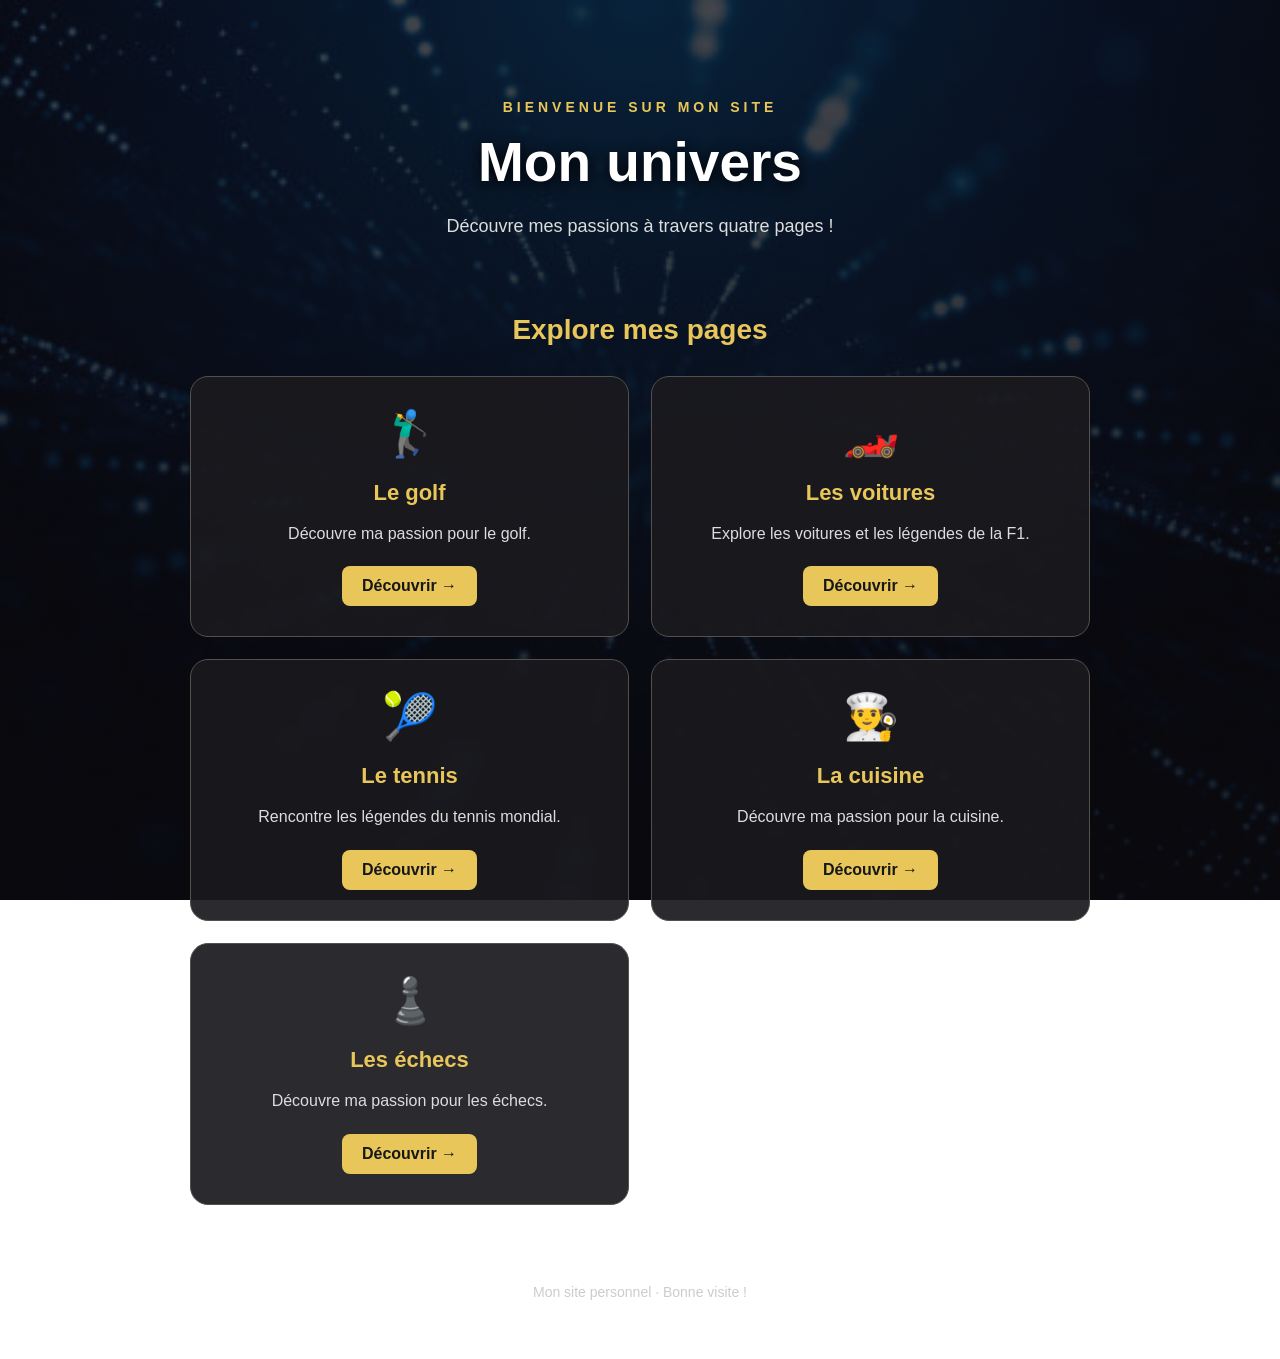
<file: index.html>
<!DOCTYPE html>
<html lang="fr">
<head>
    <meta charset="UTF-8">
    <meta name="viewport" content="width=device-width, initial-scale=1.0">
    <title>Mon univers</title>
    <link rel="stylesheet" href="index.css">
</head>

<body>

    <header>
        <p class="sous-titre">BIENVENUE SUR MON SITE</p>
        <h1>Mon univers</h1>
        <p class="description">
            Découvre mes passions à travers quatre pages !
        </p>
    </header>

    <main>
        <h2>Explore mes pages</h2>

        <div class="cartes">

            <a href="site.html" class="carte">
                <span class="icone">🏌️‍♂️</span>
                <h3>Le golf</h3>
                <p>Découvre ma passion pour le golf.</p>
                <span class="decouvrir">Découvrir →</span>
            </a>

            <a href="autre.html" class="carte">
                <span class="icone">🏎️</span>
                <h3>Les voitures</h3>
                <p>Explore les voitures et les légendes de la F1.</p>
                <span class="decouvrir">Découvrir →</span>
            </a>

            <a href="tennis.html" class="carte">
                <span class="icone">🎾</span>
                <h3>Le tennis</h3>
                <p>Rencontre les légendes du tennis mondial.</p>
                <span class="decouvrir">Découvrir →</span>
            </a>
            <a href="cuisine.html" class="carte">
                <span class="icone">👨‍🍳</span>
                <h3>La cuisine</h3>
                <p>Découvre ma passion pour la cuisine.</p>
                <span class="decouvrir">Découvrir →</span>
            </a>
            <a href="echec.html" class="carte">
                <span class="icone">♟️</span>
                <h3>Les échecs</h3>
                <p>Découvre ma passion pour les échecs.</p>
                <span class="decouvrir">Découvrir →</span>
            </a>

        </div>
    </main>

    <footer>
        <p>Mon site personnel · Bonne visite !</p>
    </footer>

</body>
</html>
</file>
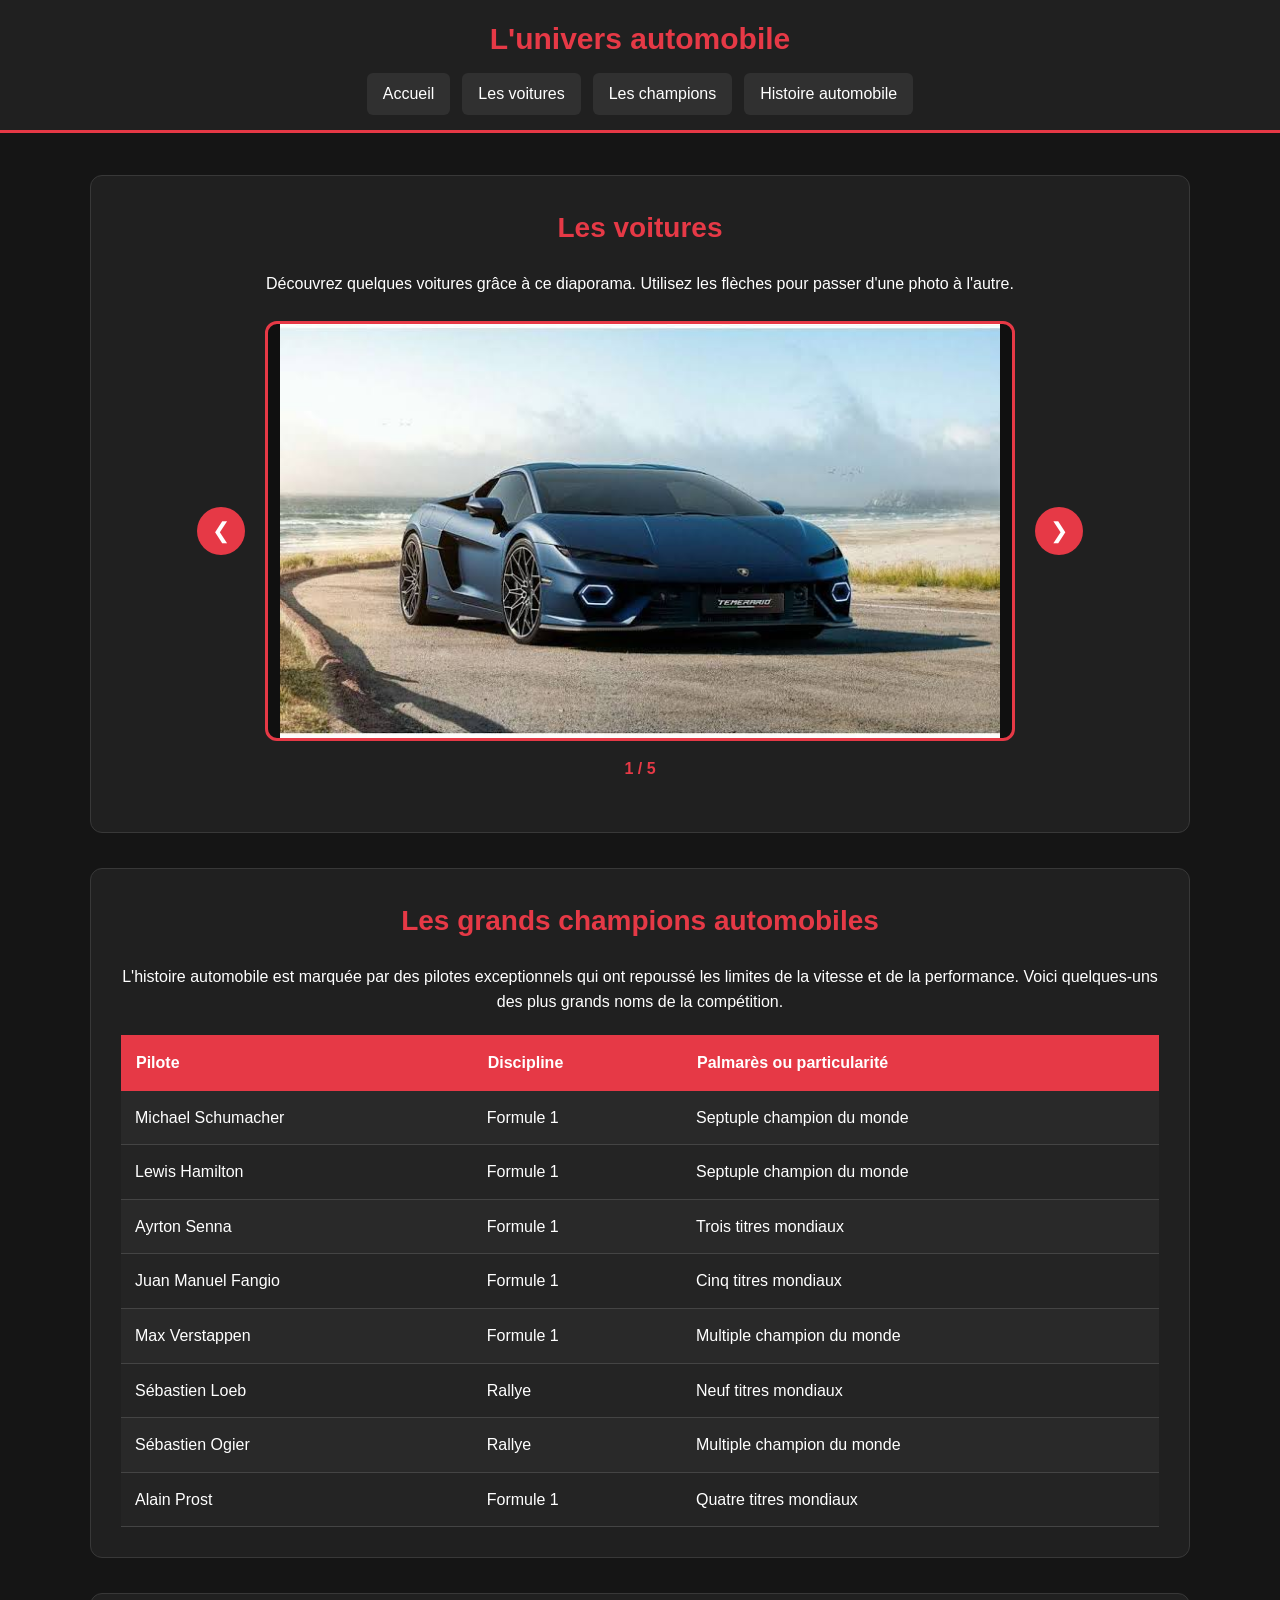
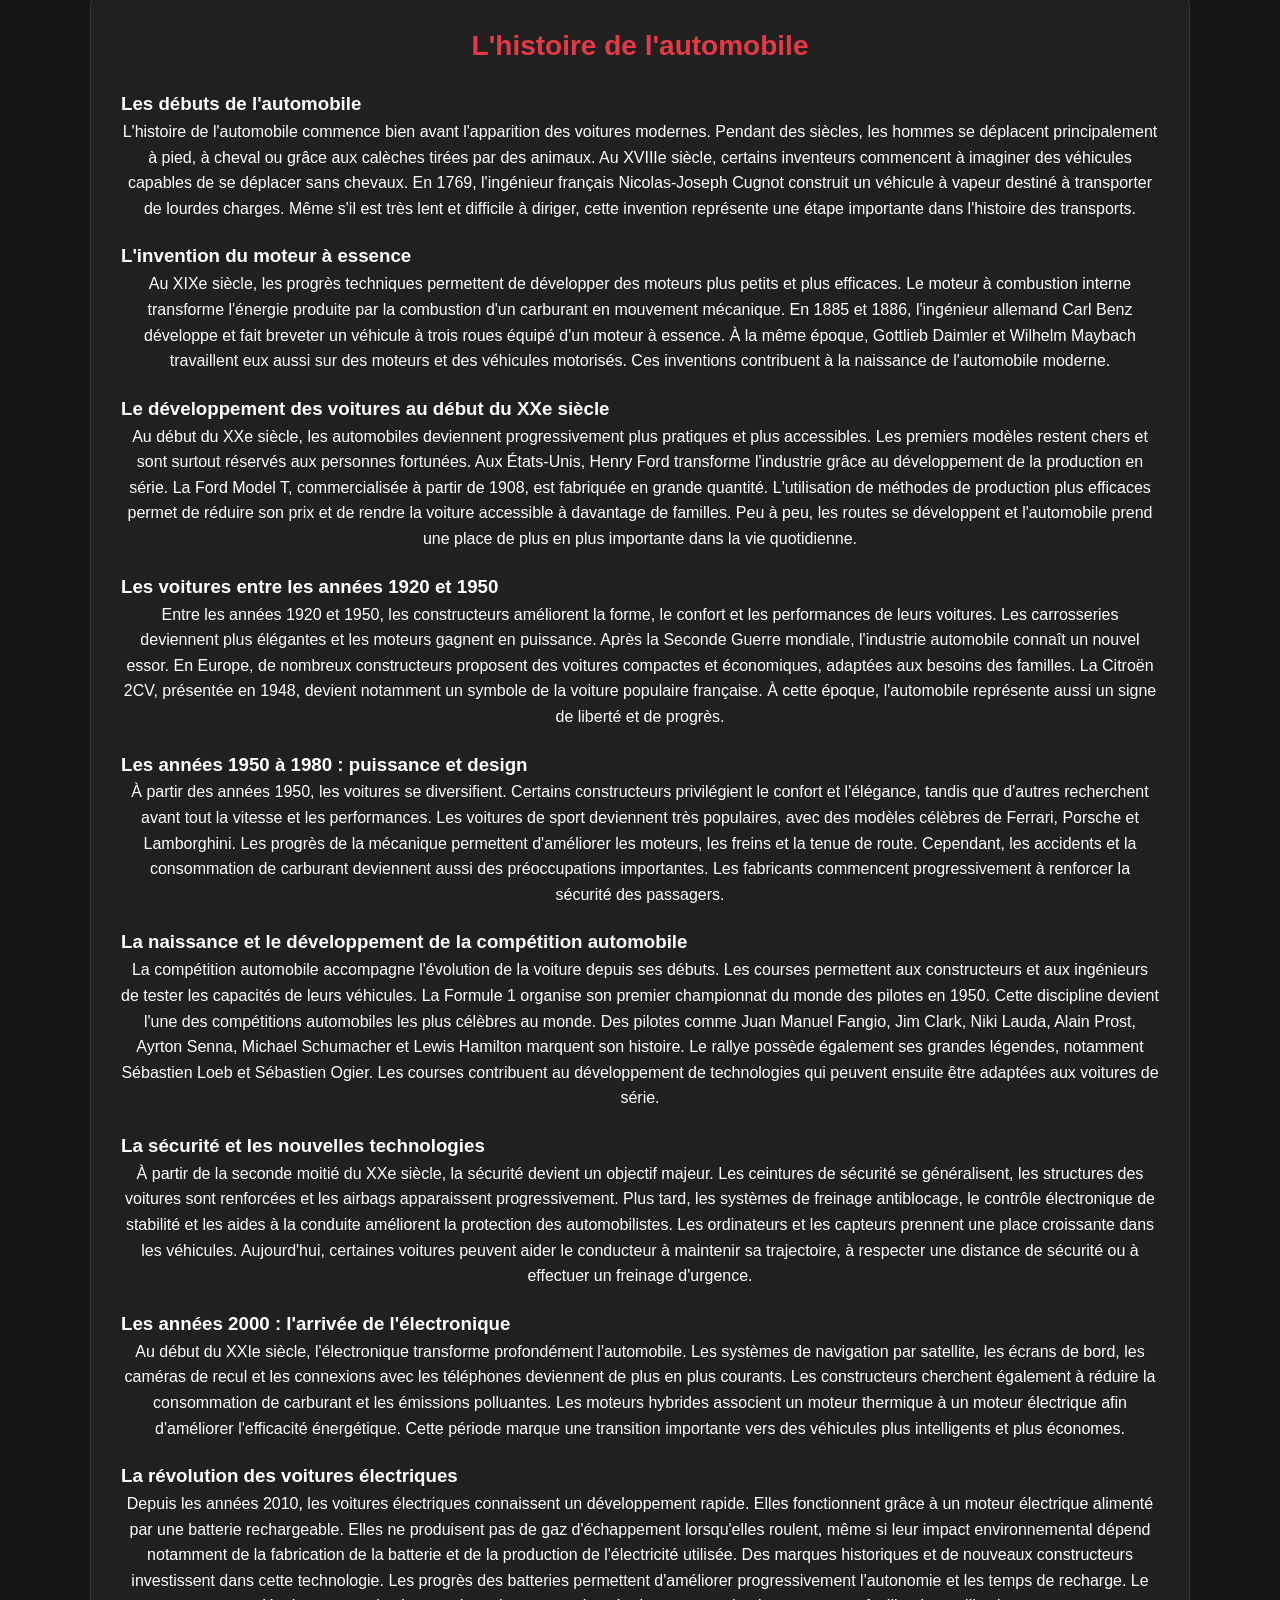
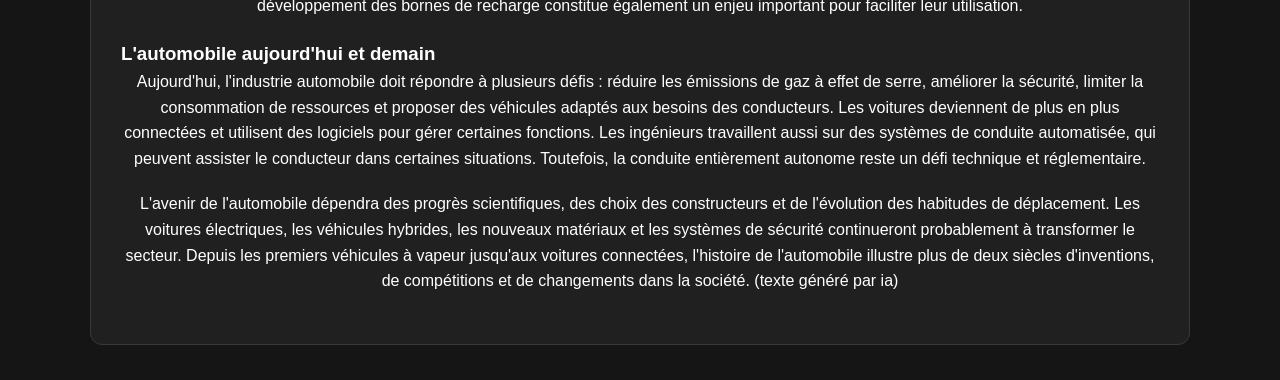
<file: autre.html>
<!DOCTYPE html>
<html lang="fr">
<head>
    <meta charset="UTF-8">
    <meta name="viewport" content="width=device-width, initial-scale=1.0">
    <title>L'univers automobile</title>
    <link rel="stylesheet" href="autre.css">
    <script src="diaporama.js" defer></script>
</head>

<body>

    <header>
        <h1>L'univers automobile</h1>

        <nav>
            <a href="index.html">Accueil</a>
            <a href="#diaporama">Les voitures</a>
            <a href="#champions">Les champions</a>
            <a href="#histoire">Histoire automobile</a>
        </nav>
    </header>

    <main>

        <section id="diaporama">
            <h2>Les voitures</h2>

            <p>
                Découvrez quelques voitures grâce à ce diaporama.
                Utilisez les flèches pour passer d'une photo à l'autre.
            </p>

            <div class="diaporama">
                <button id="precedent" type="button" aria-label="Photo précédente">❮</button>

                <div class="image-container">
                    <img id="photo" src="voiture.jpg" alt="Voiture">
                </div>

                <button id="suivant" type="button" aria-label="Photo suivante">❯</button>
            </div>

            <p id="compteur">1 / 5</p>
        </section>

        <section id="champions">
            <h2>Les grands champions automobiles</h2>

            <p>
                L'histoire automobile est marquée par des pilotes exceptionnels
                qui ont repoussé les limites de la vitesse et de la performance.
                Voici quelques-uns des plus grands noms de la compétition.
            </p>

            <table>
                <thead>
                    <tr>
                        <th>Pilote</th>
                        <th>Discipline</th>
                        <th>Palmarès ou particularité</th>
                    </tr>
                </thead>

                <tbody>
                    <tr>
                        <td>Michael Schumacher</td>
                        <td>Formule 1</td>
                        <td>Septuple champion du monde</td>
                    </tr>

                    <tr>
                        <td>Lewis Hamilton</td>
                        <td>Formule 1</td>
                        <td>Septuple champion du monde</td>
                    </tr>

                    <tr>
                        <td>Ayrton Senna</td>
                        <td>Formule 1</td>
                        <td>Trois titres mondiaux</td>
                    </tr>

                    <tr>
                        <td>Juan Manuel Fangio</td>
                        <td>Formule 1</td>
                        <td>Cinq titres mondiaux</td>
                    </tr>

                    <tr>
                        <td>Max Verstappen</td>
                        <td>Formule 1</td>
                        <td>Multiple champion du monde</td>
                    </tr>

                    <tr>
                        <td>Sébastien Loeb</td>
                        <td>Rallye</td>
                        <td>Neuf titres mondiaux</td>
                    </tr>

                    <tr>
                        <td>Sébastien Ogier</td>
                        <td>Rallye</td>
                        <td>Multiple champion du monde</td>
                    </tr>

                    <tr>
                        <td>Alain Prost</td>
                        <td>Formule 1</td>
                        <td>Quatre titres mondiaux</td>
                    </tr>
                </tbody>
            </table>
        </section>

        <section id="histoire">
            <h2>L'histoire de l'automobile</h2>

            <h3>Les débuts de l'automobile</h3>

            <p>
                L'histoire de l'automobile commence bien avant l'apparition des voitures modernes.
                Pendant des siècles, les hommes se déplacent principalement à pied, à cheval ou
                grâce aux calèches tirées par des animaux. Au XVIIIe siècle, certains inventeurs
                commencent à imaginer des véhicules capables de se déplacer sans chevaux.
                En 1769, l'ingénieur français Nicolas-Joseph Cugnot construit un véhicule à vapeur
                destiné à transporter de lourdes charges. Même s'il est très lent et difficile à
                diriger, cette invention représente une étape importante dans l'histoire des
                transports.
            </p>

            <h3>L'invention du moteur à essence</h3>

            <p>
                Au XIXe siècle, les progrès techniques permettent de développer des moteurs plus
                petits et plus efficaces. Le moteur à combustion interne transforme l'énergie
                produite par la combustion d'un carburant en mouvement mécanique. En 1885 et 1886,
                l'ingénieur allemand Carl Benz développe et fait breveter un véhicule à trois roues
                équipé d'un moteur à essence. À la même époque, Gottlieb Daimler et Wilhelm Maybach
                travaillent eux aussi sur des moteurs et des véhicules motorisés. Ces inventions
                contribuent à la naissance de l'automobile moderne.
            </p>

            <h3>Le développement des voitures au début du XXe siècle</h3>

            <p>
                Au début du XXe siècle, les automobiles deviennent progressivement plus pratiques
                et plus accessibles. Les premiers modèles restent chers et sont surtout réservés
                aux personnes fortunées. Aux États-Unis, Henry Ford transforme l'industrie grâce
                au développement de la production en série. La Ford Model T, commercialisée à
                partir de 1908, est fabriquée en grande quantité. L'utilisation de méthodes de
                production plus efficaces permet de réduire son prix et de rendre la voiture
                accessible à davantage de familles. Peu à peu, les routes se développent et
                l'automobile prend une place de plus en plus importante dans la vie quotidienne.
            </p>

            <h3>Les voitures entre les années 1920 et 1950</h3>

            <p>
                Entre les années 1920 et 1950, les constructeurs améliorent la forme, le confort
                et les performances de leurs voitures. Les carrosseries deviennent plus élégantes
                et les moteurs gagnent en puissance. Après la Seconde Guerre mondiale, l'industrie
                automobile connaît un nouvel essor. En Europe, de nombreux constructeurs proposent
                des voitures compactes et économiques, adaptées aux besoins des familles. La
                Citroën 2CV, présentée en 1948, devient notamment un symbole de la voiture populaire
                française. À cette époque, l'automobile représente aussi un signe de liberté et
                de progrès.
            </p>

            <h3>Les années 1950 à 1980 : puissance et design</h3>

            <p>
                À partir des années 1950, les voitures se diversifient. Certains constructeurs
                privilégient le confort et l'élégance, tandis que d'autres recherchent avant tout
                la vitesse et les performances. Les voitures de sport deviennent très populaires,
                avec des modèles célèbres de Ferrari, Porsche et Lamborghini.
                Les progrès de la mécanique permettent d'améliorer les moteurs, les freins et la
                tenue de route. Cependant, les accidents et la consommation de carburant deviennent
                aussi des préoccupations importantes. Les fabricants commencent progressivement
                à renforcer la sécurité des passagers.
            </p>

            <h3>La naissance et le développement de la compétition automobile</h3>

            <p>
                La compétition automobile accompagne l'évolution de la voiture depuis ses débuts.
                Les courses permettent aux constructeurs et aux ingénieurs de tester les capacités
                de leurs véhicules. La Formule 1 organise son premier championnat du monde des
                pilotes en 1950. Cette discipline devient l'une des compétitions automobiles les
                plus célèbres au monde. Des pilotes comme Juan Manuel Fangio, Jim Clark, Niki
                Lauda, Alain Prost, Ayrton Senna, Michael Schumacher et Lewis Hamilton marquent
                son histoire. Le rallye possède également ses grandes légendes, notamment
                Sébastien Loeb et Sébastien Ogier. Les courses contribuent au développement
                de technologies qui peuvent ensuite être adaptées aux voitures de série.
            </p>

            <h3>La sécurité et les nouvelles technologies</h3>

            <p>
                À partir de la seconde moitié du XXe siècle, la sécurité devient un objectif
                majeur. Les ceintures de sécurité se généralisent, les structures des voitures
                sont renforcées et les airbags apparaissent progressivement. Plus tard, les
                systèmes de freinage antiblocage, le contrôle électronique de stabilité et les
                aides à la conduite améliorent la protection des automobilistes. Les ordinateurs
                et les capteurs prennent une place croissante dans les véhicules. Aujourd'hui,
                certaines voitures peuvent aider le conducteur à maintenir sa trajectoire,
                à respecter une distance de sécurité ou à effectuer un freinage d'urgence.
            </p>

            <h3>Les années 2000 : l'arrivée de l'électronique</h3>

            <p>
                Au début du XXIe siècle, l'électronique transforme profondément l'automobile.
                Les systèmes de navigation par satellite, les écrans de bord, les caméras de
                recul et les connexions avec les téléphones deviennent de plus en plus courants.
                Les constructeurs cherchent également à réduire la consommation de carburant
                et les émissions polluantes. Les moteurs hybrides associent un moteur thermique
                à un moteur électrique afin d'améliorer l'efficacité énergétique. Cette période
                marque une transition importante vers des véhicules plus intelligents et plus
                économes.
            </p>

            <h3>La révolution des voitures électriques</h3>

            <p>
                Depuis les années 2010, les voitures électriques connaissent un développement
                rapide. Elles fonctionnent grâce à un moteur électrique alimenté par une batterie
                rechargeable. Elles ne produisent pas de gaz d'échappement lorsqu'elles roulent,
                même si leur impact environnemental dépend notamment de la fabrication de la
                batterie et de la production de l'électricité utilisée. Des marques historiques
                et de nouveaux constructeurs investissent dans cette technologie. Les progrès
                des batteries permettent d'améliorer progressivement l'autonomie et les temps
                de recharge. Le développement des bornes de recharge constitue également un
                enjeu important pour faciliter leur utilisation.
            </p>

            <h3>L'automobile aujourd'hui et demain</h3>

            <p>
                Aujourd'hui, l'industrie automobile doit répondre à plusieurs défis : réduire
                les émissions de gaz à effet de serre, améliorer la sécurité, limiter la
                consommation de ressources et proposer des véhicules adaptés aux besoins des
                conducteurs. Les voitures deviennent de plus en plus connectées et utilisent
                des logiciels pour gérer certaines fonctions. Les ingénieurs travaillent aussi
                sur des systèmes de conduite automatisée, qui peuvent assister le conducteur
                dans certaines situations. Toutefois, la conduite entièrement autonome reste
                un défi technique et réglementaire.
            </p>

            <p>
                L'avenir de l'automobile dépendra des progrès scientifiques, des choix des
                constructeurs et de l'évolution des habitudes de déplacement. Les voitures
                électriques, les véhicules hybrides, les nouveaux matériaux et les systèmes
                de sécurité continueront probablement à transformer le secteur. Depuis les
                premiers véhicules à vapeur jusqu'aux voitures connectées, l'histoire de
                l'automobile illustre plus de deux siècles d'inventions, de compétitions et
                de changements dans la société.
                (texte généré par ia)
            </p>
        </section>


    </main>

</body>
</html>
</file>
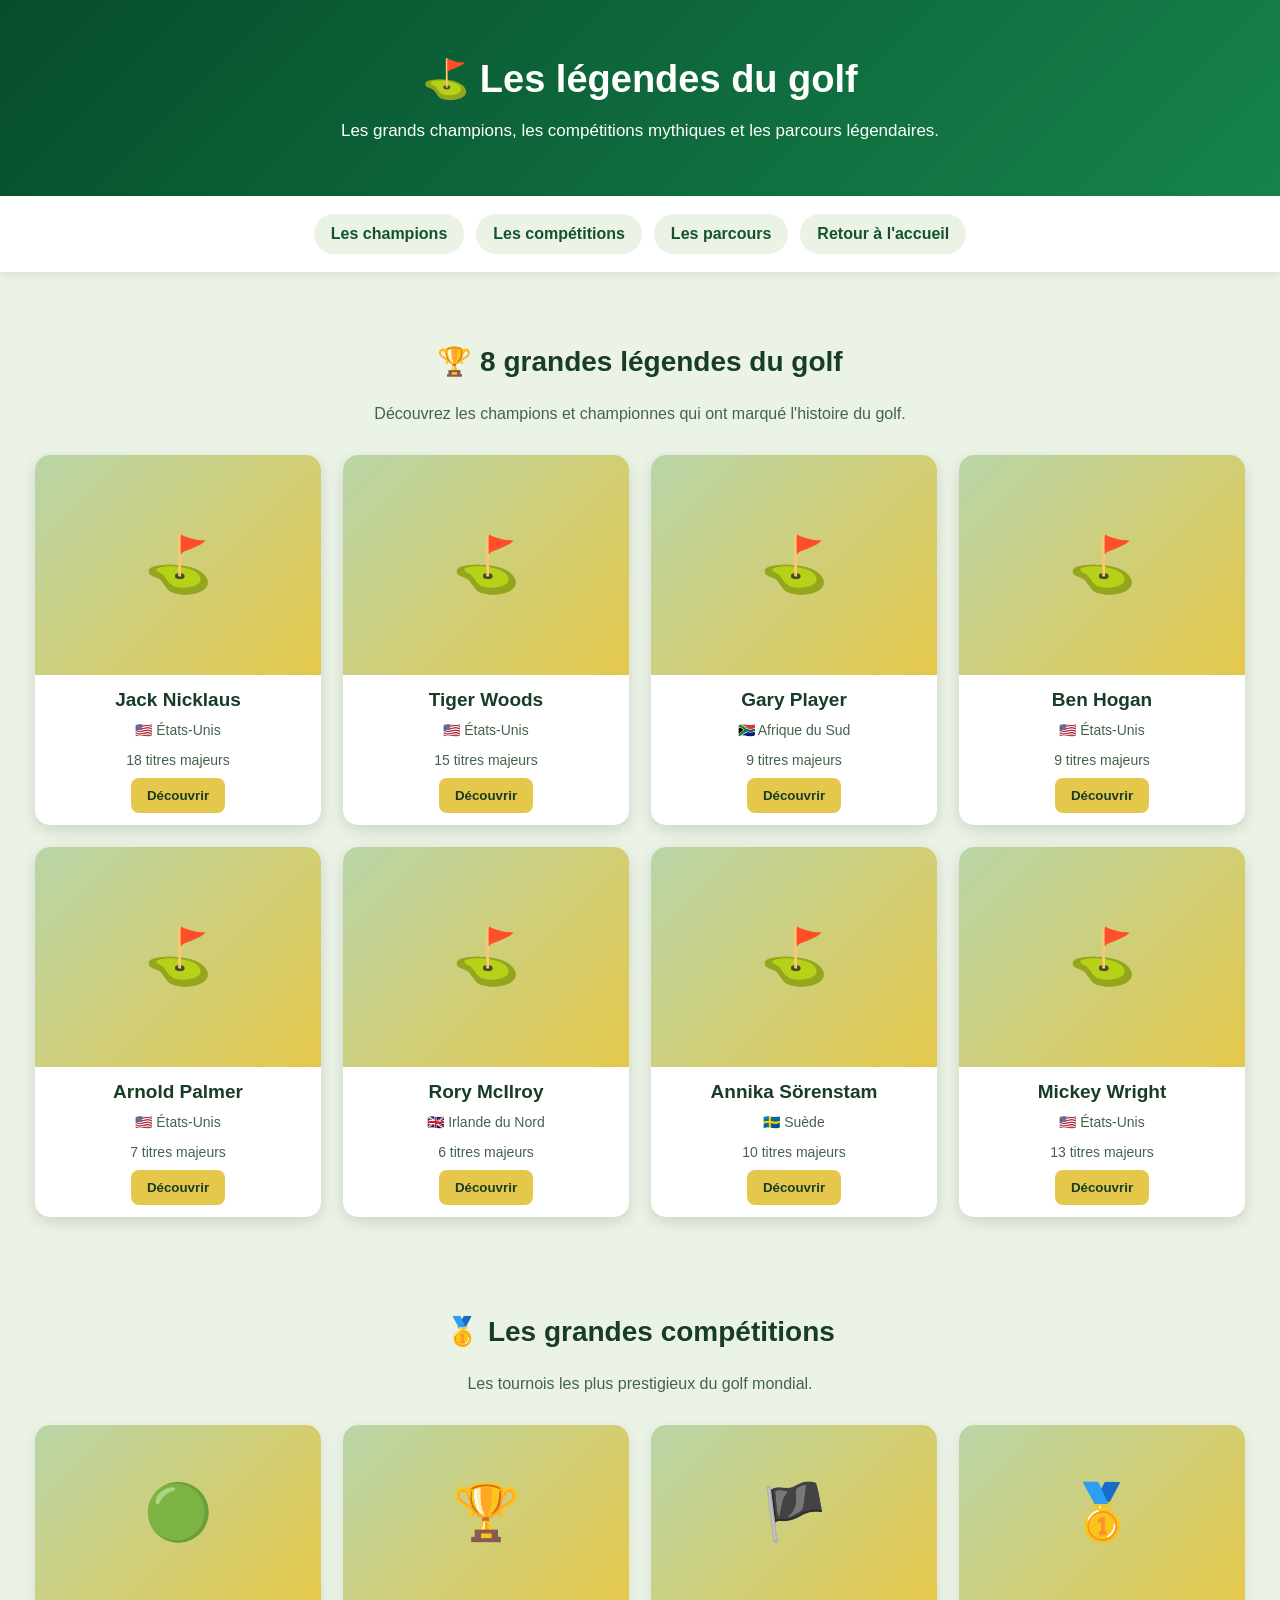
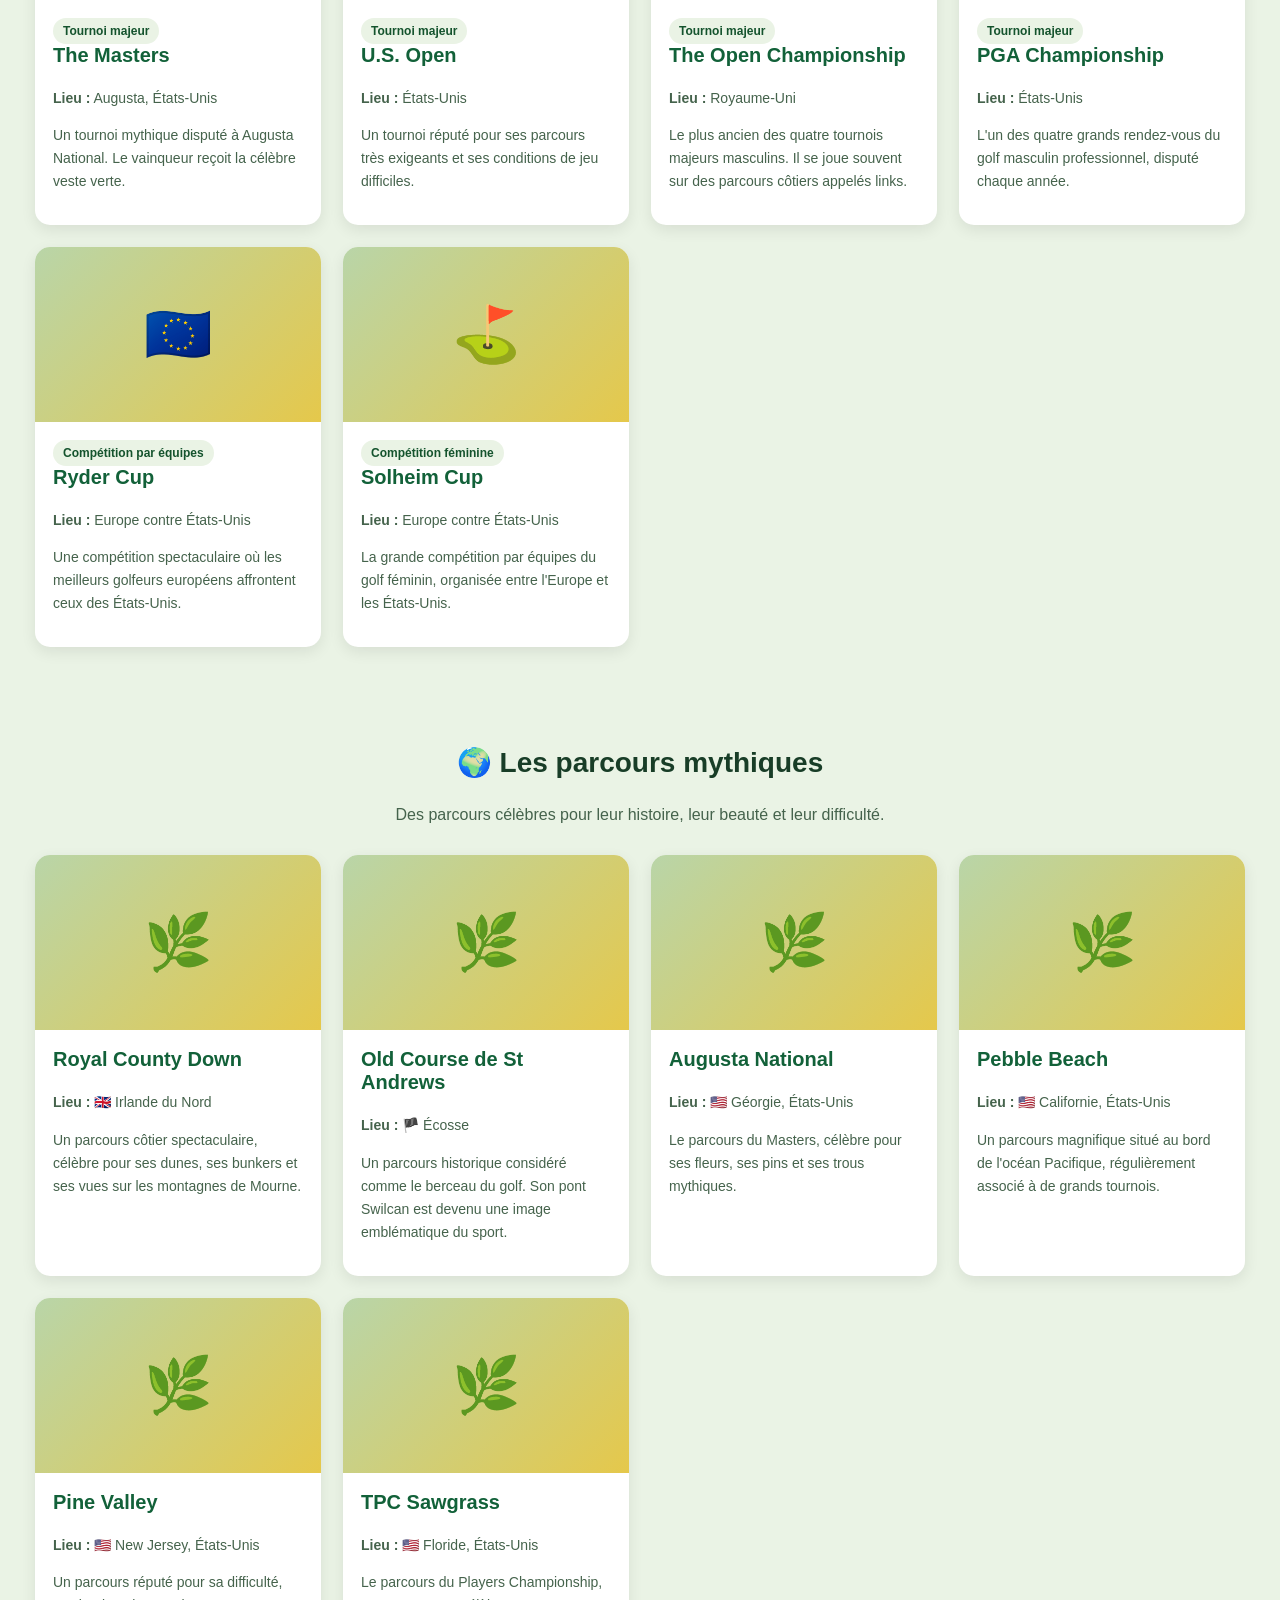
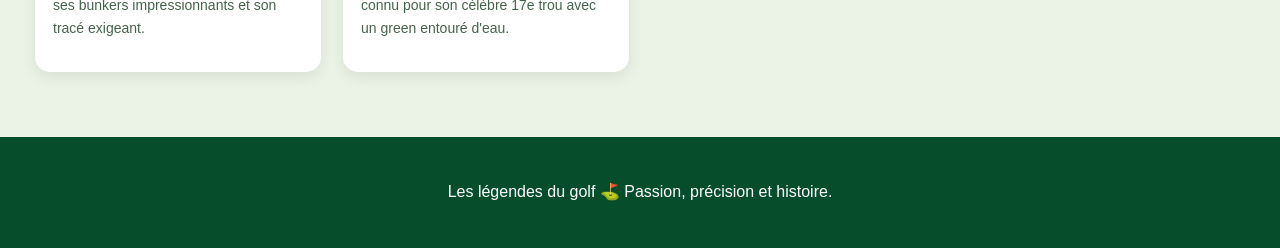
<file: site.html>
<!DOCTYPE html>
<html lang="fr">
<head>
    <meta charset="UTF-8">
    <meta name="viewport" content="width=device-width, initial-scale=1.0">
    <title>Les légendes du golf</title>
    <link rel="stylesheet" href="site.css">
</head>
<body>

    <header>
        <h1>⛳ Les légendes du golf</h1>
        <p>Les grands champions, les compétitions mythiques et les parcours légendaires.</p>
    </header>

    <nav>
        <a href="#joueurs">Les champions</a>
        <a href="#competitions">Les compétitions</a>
        <a href="#parcours">Les parcours</a>
        <a href="index.html">Retour à l'accueil</a>
    </nav>

    <main>
        <section id="joueurs">
            <h2>🏆 8 grandes légendes du golf</h2>
            <p class="introduction">Découvrez les champions et championnes qui ont marqué l'histoire du golf.</p>
            <div id="cartes-joueurs" class="grille"></div>
        </section>

        <section id="competitions">
            <h2>🥇 Les grandes compétitions</h2>
            <p class="introduction">Les tournois les plus prestigieux du golf mondial.</p>
            <div id="cartes-competitions" class="grille"></div>
        </section>

        <section id="parcours">
            <h2>🌍 Les parcours mythiques</h2>
            <p class="introduction">Des parcours célèbres pour leur histoire, leur beauté et leur difficulté.</p>
            <div id="cartes-parcours" class="grille"></div>
        </section>
    </main>

    <footer>
        <p>Les légendes du golf ⛳ Passion, précision et histoire.</p>
    </footer>

    <script src="site.js"></script>
</body>
</html>
</file>
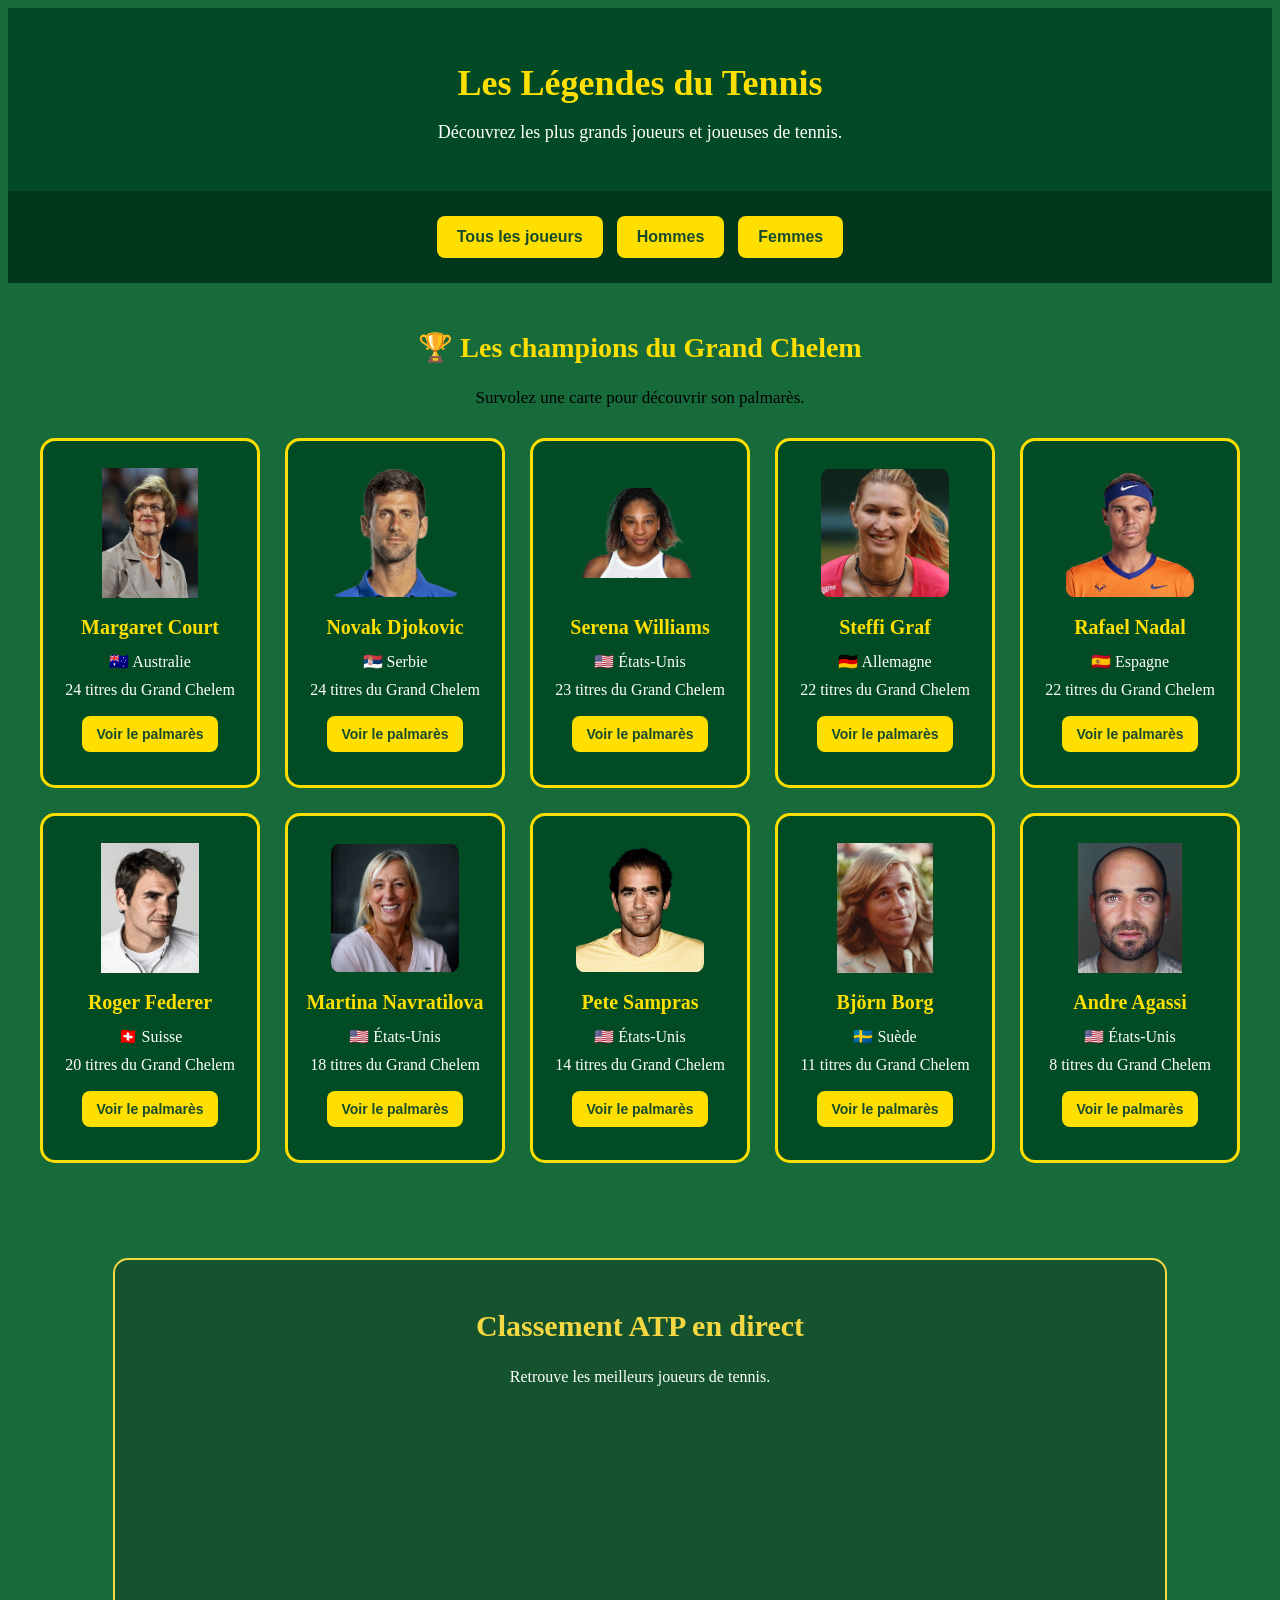
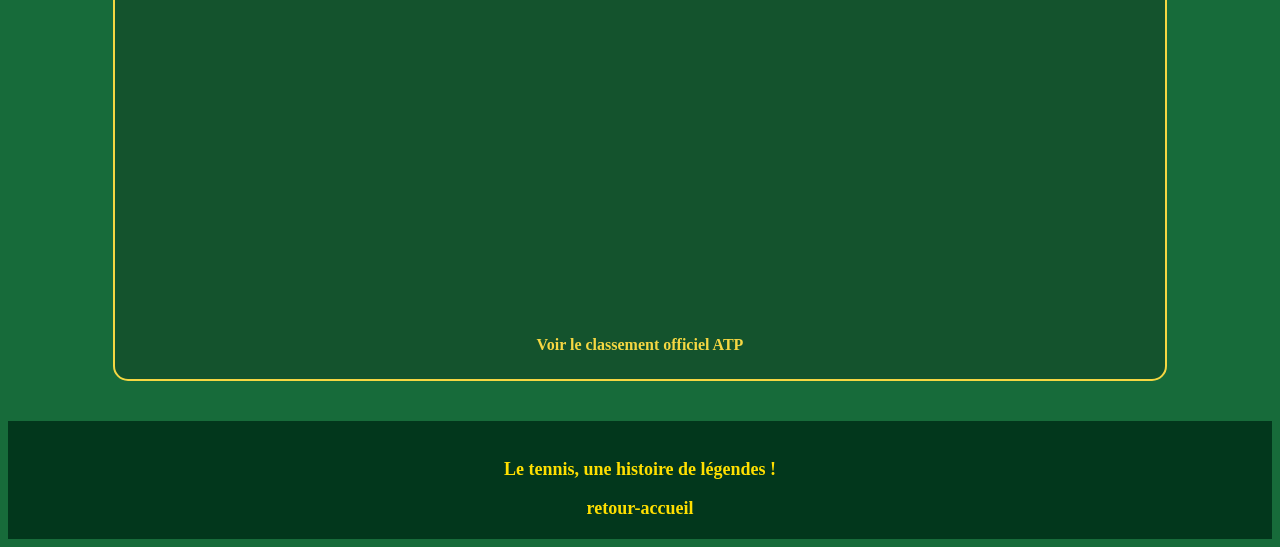
<file: tennis.html>
<!DOCTYPE html>
<html lang="fr">
<head>
    <meta charset="UTF-8">
    <meta name="viewport" content="width=device-width, initial-scale=1.0">
    <title>Les Légendes du Tennis</title>
    <link rel="stylesheet" href="tennis.css">
</head>

<body>

    <header>
        <h1> Les Légendes du Tennis</h1>
        <p>Découvrez les plus grands joueurs et joueuses de tennis.</p>

    </header>

    <nav>
        <button class="filtre" data-genre="tous">Tous les joueurs</button>
        <button class="filtre" data-genre="homme">Hommes</button>
        <button class="filtre" data-genre="femme">Femmes</button>
    </nav>


    <main>
        <h2>🏆 Les champions du Grand Chelem</h2>
        <p>Survolez une carte pour découvrir son palmarès.</p>

        <div id="classement"></div>
    </main>

<section class="classement-atp">
    <h2>Classement ATP en direct</h2>
    <p>Retrouve les meilleurs joueurs de tennis.</p>

    <iframe
        src="https://tennisbubbles.net/embed/ranking/?tour=atp&formato=lateral&tema=oscuro"
        title="Classement ATP"
        width="100%"
        height="500"
        loading="lazy">
    </iframe>

    <a href="https://www.atptour.com/rankings/singles/live" target="_blank">
        Voir le classement officiel ATP
    </a>
</section>


    <footer>
        <p> Le tennis, une histoire de légendes !</p>

    <a href="index.html" class="retour-accueil"></a>
    retour-accueil
</footer>
</body>
  

    <script src="tennis.js"></script>

</body>
</html>
</file>
<file: index.css>
* {
    box-sizing: border-box;
}

html {
    scroll-behavior: smooth;
}

body {
    background-image:
        linear-gradient(rgba(10, 10, 15, 0.75), rgba(10, 10, 15, 0.9)),
        url("fond.png");
    background-size: cover;
    background-position: center;
    background-attachment: fixed;
    background-repeat: no-repeat;
    min-height: 100vh;
    margin: 0;
    padding: 30px;
    font-family: Arial, sans-serif;
    color: white;
    text-align: center;
}

header {
    padding: 55px 15px 35px;
}

.sous-titre {
    color: #e8c65a;
    font-size: 14px;
    font-weight: bold;
    letter-spacing: 4px;
}

h1 {
    font-size: 55px;
    margin: 15px 0;
    color: #ffffff;
    text-shadow: 0 3px 15px #000000;
}

.description {
    color: #dddddd;
    font-size: 18px;
    line-height: 1.6;
}

h2 {
    color: #e8c65a;
    font-size: 28px;
    margin: 20px 0 30px;
}

.cartes {
    display: grid;
    grid-template-columns: repeat(2, minmax(0, 1fr));
    gap: 22px;
    max-width: 900px;
    margin: 0 auto;
}

.carte {
    display: flex;
    flex-direction: column;
    align-items: center;
    background-color: rgba(25, 25, 30, 0.92);
    color: white;
    padding: 30px 20px;
    border: 1px solid #55504a;
    border-radius: 18px;
    text-decoration: none;
    transition: 0.3s;
}

.icone {
    font-size: 45px;
    margin-bottom: 10px;
}

.carte h3 {
    color: #e8c65a;
    font-size: 22px;
    margin: 10px 0;
}

.carte p {
    color: #dddddd;
    line-height: 1.6;
    margin: 5px 0 20px;
}

.decouvrir {
    display: inline-block;
    margin-top: auto;
    background-color: #e8c65a;
    color: #171717;
    padding: 11px 20px;
    border-radius: 8px;
    font-weight: bold;
    transition: 0.3s;
}

.carte:hover {
    transform: translateY(-7px);
    border-color: #e8c65a;
    background-color: rgba(45, 42, 35, 0.97);
    box-shadow: 0 10px 25px #00000066;
}

.carte:hover .decouvrir {
    background-color: white;
}

footer {
    margin-top: 50px;
    padding: 15px;
    color: #cccccc;
    font-size: 14px;
}

@media (max-width: 600px) {
    body {
        padding: 15px;
        background-attachment: scroll;
    }

    header {
        padding: 35px 5px 25px;
    }

    h1 {
        font-size: 36px;
    }

    h2 {
        font-size: 24px;
    }

    .description {
        font-size: 16px;
    }

    .sous-titre {
        font-size: 12px;
        letter-spacing: 2px;
    }

    .cartes {
        grid-template-columns: 1fr;
        gap: 15px;
    }

    .carte {
        padding: 25px 15px;
    }

    .icone {
        font-size: 38px;
    }

    .carte h3 {
        font-size: 20px;
    }
}
</file>
<file: autre.css>
* {
    margin: 0;
    padding: 0;
    box-sizing: border-box;
    scroll-behavior: smooth;
}

html {
    scroll-padding-top: 115px;
}

section {
    scroll-margin-top: 115px;
}

body {
    font-family: Arial, sans-serif;
    background: #151515;
    color: white;
    line-height: 1.6;
}

header {
    background: #202020;
    padding: 15px 20px;
    text-align: center;
    border-bottom: 3px solid #e63946;
    position: fixed;
    top: 0;
    left: 0;
    width: 100%;
    z-index: 9999;
}

header h1 {
    color: #e63946;
    font-size: 30px;
    margin-bottom: 10px;
}

nav {
    display: flex;
    justify-content: center;
    align-items: center;
    flex-wrap: wrap;
    gap: 12px;
}

nav a {
    color: white;
    text-decoration: none;
    padding: 8px 16px;
    background: #303030;
    border-radius: 6px;
    transition: 0.3s;
}

nav a:hover {
    background: #e63946;
    transform: translateY(-2px);
}

main {
    width: 90%;
    max-width: 1100px;
    margin: 175px auto 35px;
}

section {
    background: #202020;
    margin-bottom: 35px;
    padding: 30px;
    border-radius: 12px;
    border: 1px solid #383838;
    scroll-margin-top: 175px;
}

h2 {
    color: #e63946;
    text-align: center;
    margin-bottom: 20px;
    font-size: 28px;
}

section p {
    text-align: center;
    margin-bottom: 20px;
}

.diaporama {
    display: flex;
    justify-content: center;
    align-items: center;
    gap: 20px;
    margin: 25px auto 10px;
}

.image-container {
    width: 100%;
    max-width: 750px;
    height: 420px;
    overflow: hidden;
    border-radius: 12px;
    border: 3px solid #e63946;
    background: #101010;
}

.image-container img,
#photo {
    width: 100%;
    height: 100%;
    object-fit: contain;
    display: block;
}

.diaporama button {
    background: #e63946;
    color: white;
    border: none;
    border-radius: 50%;
    width: 48px;
    height: 48px;
    font-size: 22px;
    cursor: pointer;
    flex-shrink: 0;
    transition: 0.3s;
}

.diaporama button:hover {
    background: #b8202d;
    transform: scale(1.08);
}

#compteur {
    text-align: center;
    color: #e63946;
    font-weight: bold;
    margin-top: 15px;
}

.indicateurs {
    display: flex;
    justify-content: center;
    gap: 10px;
    margin-top: 15px;
}

.indicateurs button {
    background: transparent;
    color: #666;
    border: none;
    cursor: pointer;
    font-size: 14px;
}

.indicateurs button.actif {
    color: #e63946;
}

table {
    width: 100%;
    border-collapse: collapse;
    margin-top: 20px;
}

th {
    background: #e63946;
    color: white;
    padding: 15px;
    text-align: left;
}

td {
    padding: 14px;
    border-bottom: 1px solid #444;
}

tbody tr {
    background: #292929;
    transition: 0.3s;
}

tbody tr:nth-child(even) {
    background: #242424;
}

tbody tr:hover {
    background: #383838;
}

.retour {
    display: block;
    width: fit-content;
    margin: 30px auto;
    padding: 12px 22px;
    background: #e63946;
    color: white;
    text-decoration: none;
    border-radius: 6px;
    transition: 0.3s;
}

.retour:hover {
    background: #b8202d;
    transform: translateY(-2px);
}

@media (max-width: 700px) {
    html {
        scroll-padding-top: 200px;
    }

    header {
        padding: 12px 8px;
    }

    header h1 {
        font-size: 24px;
    }

    nav {
        gap: 6px;
    }

    nav a {
        padding: 7px 10px;
        font-size: 13px;
    }

    main {
        width: 95%;
        margin-top: 165px;
    }

    section {
        padding: 18px;
        scroll-margin-top: 200px;
    }

    h2 {
        font-size: 23px;
    }

    .diaporama {
        gap: 8px;
    }

    .image-container {
        height: 260px;
    }

    .diaporama button {
        width: 38px;
        height: 38px;
        font-size: 18px;
    }

    table {
        font-size: 13px;
    }

    th,
    td {
        padding: 8px;
    }
}
</file>
<file: site.css>
* {
    box-sizing: border-box;
}

html {
    scroll-behavior: smooth;
}

body {
    margin: 0;
    font-family: Arial, sans-serif;
    background: #eaf3e5;
    color: #183d27;
}

header {
    background: linear-gradient(135deg, #064d2c, #16834b);
    color: white;
    text-align: center;
    padding: 35px 20px;
}

header h1 {
    font-size: 38px;
    margin: 22px 0 12px;
}

header p {
    font-size: 17px;
    line-height: 1.5;
}

.retour {
    display: inline-block;
    background: #e5c84b;
    color: #183d27;
    padding: 11px 18px;
    border-radius: 8px;
    font-weight: bold;
    text-decoration: none;
}

nav {
    display: flex;
    justify-content: center;
    flex-wrap: wrap;
    gap: 12px;
    padding: 18px;
    background: #ffffff;
    position: sticky;
    top: 0;
    z-index: 10;
    box-shadow: 0 3px 8px #00000012;
}

nav a {
    text-decoration: none;
    color: #14532d;
    background: #eaf3e5;
    padding: 11px 17px;
    border-radius: 20px;
    font-weight: bold;
}

nav a:hover {
    background: #e5c84b;
}

main {
    max-width: 1250px;
    margin: auto;
    padding: 20px;
}

section {
    padding: 30px 0 45px;
    scroll-margin-top: 90px;
}

h2 {
    text-align: center;
    font-size: 28px;
}

.introduction {
    text-align: center;
    line-height: 1.6;
    margin-bottom: 28px;
    color: #45634c;
}

.grille {
    display: grid;
    grid-template-columns: repeat(auto-fit, minmax(230px, 1fr));
    gap: 22px;
}

.carte {
    height: 370px;
    perspective: 1000px;
}

.carte-interieur {
    position: relative;
    width: 100%;
    height: 100%;
    transition: transform 0.6s;
    transform-style: preserve-3d;
}

.carte.retournee .carte-interieur {
    transform: rotateY(180deg);
}

.recto,
.verso {
    position: absolute;
    inset: 0;
    border-radius: 15px;
    overflow: hidden;
    backface-visibility: hidden;
    box-shadow: 0 5px 15px #00000020;
}

.recto {
    background: white;
    display: flex;
    flex-direction: column;
    text-align: center;
}

.photo {
    position: relative;
    height: 220px;
    flex-shrink: 0;
    overflow: hidden;
    background: linear-gradient(135deg, #b9d5a8, #e5c84b);
}

.photo-placeholder {
    position: absolute;
    inset: 0;
    display: flex;
    align-items: center;
    justify-content: center;
    font-size: 55px;
}

.photo img {
    position: absolute;
    inset: 0;
    width: 100%;
    height: 100%;
    object-fit: cover;
    object-position: center 25%;
    display: none;
}

.infos {
    flex: 1;
    display: flex;
    flex-direction: column;
    align-items: center;
    padding: 10px 12px 13px;
}

.infos h3 {
    font-size: 19px;
    margin: 4px 0 7px;
}

.infos p {
    margin: 4px 0 10px;
    color: #45634c;
    font-size: 14px;
}

.bouton-carte {
    border: none;
    background: #e5c84b;
    color: #183d27;
    padding: 10px 16px;
    border-radius: 8px;
    cursor: pointer;
    font-weight: bold;
    margin-top: auto;
}

.bouton-carte:hover {
    background: #f4df83;
}

.verso {
    transform: rotateY(180deg);
    background: #126139;
    color: white;
    padding: 23px 19px;
    display: flex;
    flex-direction: column;
    align-items: center;
    text-align: center;
}

.verso h3 {
    font-size: 21px;
    color: #f5d95b;
    margin: 5px 0 15px;
}

.verso p {
    font-size: 15px;
    line-height: 1.7;
}

.verso .bouton-carte {
    margin-top: auto;
}

.carte-simple {
    background: white;
    border-radius: 15px;
    overflow: hidden;
    box-shadow: 0 5px 15px #00000015;
    display: flex;
    flex-direction: column;
}

.carte-simple .photo {
    height: 175px;
    width: 100%;
}

.carte-simple .description {
    padding: 18px;
    flex: 1;
}

.carte-simple h3 {
    margin-top: 0;
    color: #126139;
    font-size: 20px;
}

.carte-simple p {
    line-height: 1.65;
    color: #45634c;
    font-size: 14px;
}

.categorie {
    display: inline-block;
    background: #eaf3e5;
    color: #14532d;
    padding: 6px 10px;
    border-radius: 20px;
    font-size: 12px;
    font-weight: bold;
}

footer {
    background: #064d2c;
    color: white;
    text-align: center;
    padding: 25px 15px;
    line-height: 1.8;
}

footer a {
    color: #f5d95b;
}

@media (max-width: 550px) {
    header h1 {
        font-size: 29px;
    }

    header p {
        font-size: 15px;
    }

    main {
        padding: 12px;
    }

    h2 {
        font-size: 23px;
    }

    .grille {
        grid-template-columns: repeat(2, minmax(0, 1fr));
        gap: 12px;
    }

    .carte {
        height: 345px;
    }

    .photo {
        height: 175px;
    }

    .infos {
        padding: 8px;
    }

    .infos h3 {
        font-size: 15px;
    }

    .infos p {
        font-size: 12px;
    }

    .verso {
        padding: 15px 10px;
    }

    .verso h3 {
        font-size: 17px;
    }

    .verso p {
        font-size: 13px;
        line-height: 1.5;
    }

    .bouton-carte {
        padding: 9px 10px;
        font-size: 12px;
    }

    .carte-simple .photo {
        height: 130px;
    }

    .carte-simple .description {
        padding: 12px;
    }

    .carte-simple h3 {
        font-size: 16px;
    }

    .carte-simple p {
        font-size: 13px;
    }
}
</file>
<file: tennis.css>
body {
    background-color: #176b3a;
}

header {
    text-align: center;
    padding: 30px 20px;
    background-color: rgba(0, 70, 35, 0.9);
}

header h1 {
    color: #ffdf00;
    font-size: 36px;
    margin-bottom: 10px;
}

header p {
    color: white;
    font-size: 18px;
}

nav {
    text-align: center;
    padding: 20px;
    background-color: rgba(0, 50, 25, 0.9);
}

button {
    background-color: #ffdf00;
    color: #174b2b;
    border: none;
    border-radius: 8px;
    padding: 12px 20px;
    margin: 5px;
    font-size: 16px;
    font-weight: bold;
    cursor: pointer;
    transition: background-color 0.3s;
}

button:hover {
    background-color: white;
}

main {
    padding: 25px;
    text-align: center;
}

main h2 {
    color: #ffdf00;
    font-size: 28px;
}

main > p {
    font-size: 17px;
}

#classement {
    display: grid;
    grid-template-columns: repeat(auto-fit, minmax(220px, 1fr));
    gap: 25px;
    max-width: 1200px;
    margin: 30px auto;
}

.ligne {
    perspective: 1000px;
    min-height: 350px;
}

.carte-interieur {
    position: relative;
    width: 100%;
    height: 350px;
    transform-style: preserve-3d;
    transition: transform 0.6s;
}

.ligne.retournee .carte-interieur {
    transform: rotateY(180deg);
}

.carte-avant,
.carte-arriere {
    position: absolute;
    width: 100%;
    height: 100%;
    box-sizing: border-box;
    backface-visibility: hidden;
    -webkit-backface-visibility: hidden;
    border: 3px solid #ffdf00;
    border-radius: 15px;
    overflow: hidden;
    background-color: rgba(0, 75, 35, 0.95);
    padding: 15px;
    display: flex;
    flex-direction: column;
    align-items: center;
    justify-content: center;
}


.carte-avant img {
    width: 70%;
    height: 130px;
    object-fit: contain;
    border-radius: 10px;
    margin-bottom: 10px;
}

.carte-avant h3 {
    color: #ffdf00;
    font-size: 20px;
    margin: 8px 0;
}

.carte-avant p {
    color: white;
    margin: 5px 0;
}

.carte-avant button {
    margin-top: 12px;
    padding: 10px 14px;
    font-size: 14px;
}

.carte-arriere {
    transform: rotateY(180deg);
    color: white;
}

.carte-arriere h3 {
    color: #ffdf00;
    font-size: 22px;
}

.carte-arriere p {
    font-size: 16px;
    line-height: 1.5;
}

.carte-arriere button {
    margin-top: 15px;
}

footer {
    text-align: center;
    padding: 20px;
    background-color: rgba(0, 50, 25, 0.9);
    color: #ffdf00;
    font-size: 18px;
    font-weight: bold;
}

@media (max-width: 600px) {
    header h1 {
        font-size: 28px;
    }

    main {
        padding: 15px;
    }

    #classement {
        grid-template-columns: 1fr;
    }
}

.classement-atp {
    max-width: 1000px;
    margin: 40px auto;
    padding: 25px;
    text-align: center;
    background-color: #14532d;
    border: 2px solid #f5d742;
    border-radius: 15px;
    color: white;
}

.classement-atp h2 {
    color: #f5d742;
    font-size: 30px;
}

.classement-atp iframe {
    display: block;
    border: none;
    border-radius: 10px;
    margin: 25px auto;
    max-width: 100%;
}

.classement-atp a {
    color: #f5d742;
    font-weight: bold;
    text-decoration: none;
}

.classement-atp a:hover {
    text-decoration: underline;
}
</file>
